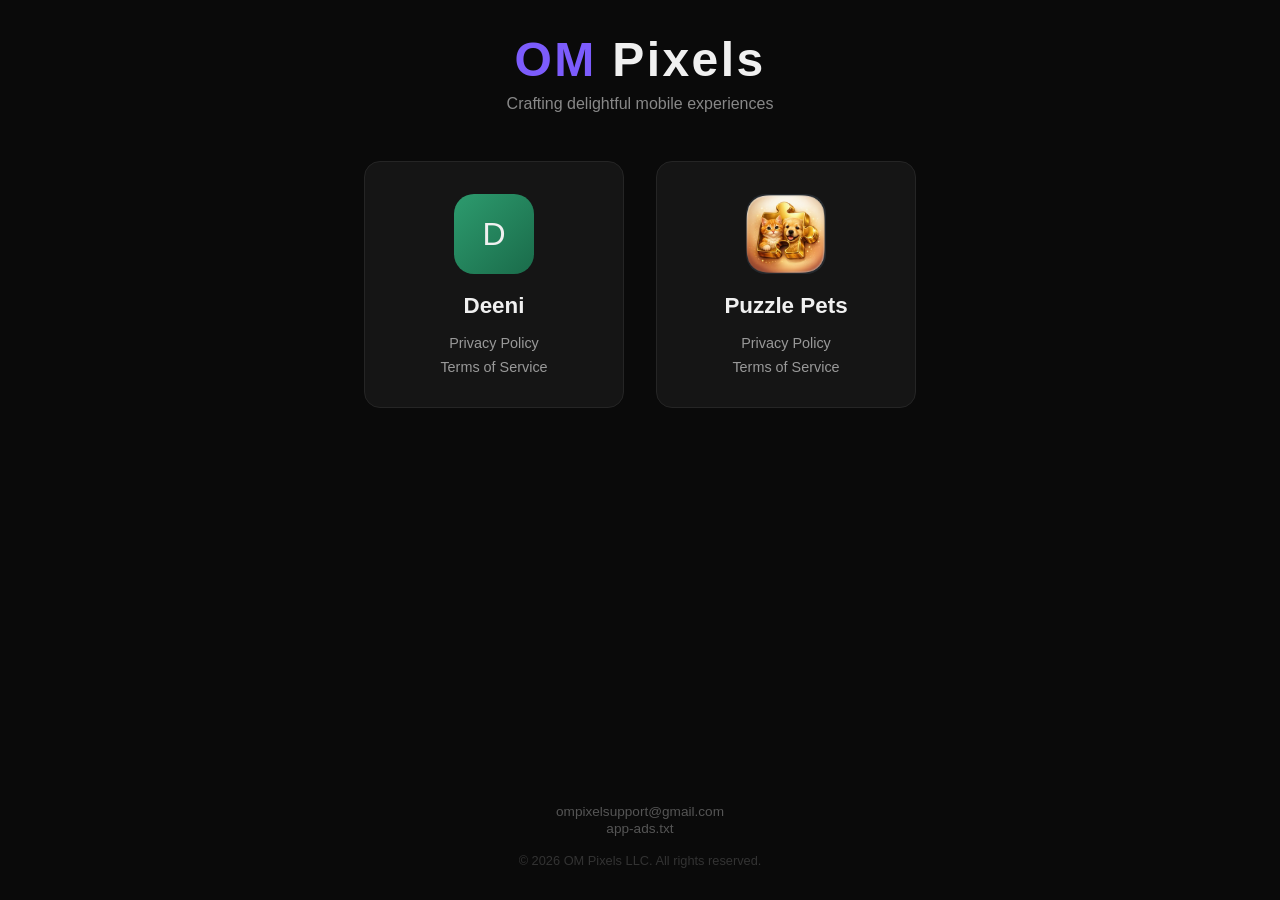
<file: index.html>
<!DOCTYPE html>
<html lang="en">
<head>
    <meta charset="UTF-8">
    <meta name="viewport" content="width=device-width, initial-scale=1.0">
    <title>OM Pixels</title>
    <style>
        * {
            margin: 0;
            padding: 0;
            box-sizing: border-box;
        }

        body {
            font-family: -apple-system, BlinkMacSystemFont, 'Segoe UI', Roboto, Helvetica, Arial, sans-serif;
            background: #0a0a0a;
            color: #f0f0f0;
            min-height: 100vh;
            display: flex;
            flex-direction: column;
            align-items: center;
            justify-content: center;
            padding: 2rem;
        }

        .logo {
            font-size: 3rem;
            font-weight: 700;
            letter-spacing: 0.05em;
            margin-bottom: 0.5rem;
        }

        .logo span {
            color: #7c5cfc;
        }

        .tagline {
            color: #888;
            font-size: 1rem;
            margin-bottom: 3rem;
        }

        .apps {
            display: flex;
            gap: 2rem;
            flex-wrap: wrap;
            justify-content: center;
            margin-bottom: 3rem;
        }

        .app-card {
            background: #151515;
            border: 1px solid #252525;
            border-radius: 16px;
            padding: 2rem;
            width: 260px;
            text-align: center;
            transition: border-color 0.2s, transform 0.2s;
        }

        .app-card:hover {
            border-color: #7c5cfc;
            transform: translateY(-4px);
        }

        .app-icon {
            width: 80px;
            height: 80px;
            border-radius: 20px;
            margin: 0 auto 1.2rem;
            display: flex;
            align-items: center;
            justify-content: center;
            font-size: 2rem;
        }

        .app-icon.deeni {
            background: linear-gradient(135deg, #2d9b6e, #1a6b4a);
        }

        .app-icon.puzzle-pets {
            background: none;
            padding: 0;
        }

        .app-icon.puzzle-pets img {
            width: 80px;
            height: 80px;
            border-radius: 20px;
            object-fit: cover;
            display: block;
        }

        .app-name {
            font-size: 1.4rem;
            font-weight: 600;
            margin-bottom: 1rem;
        }

        .app-links {
            display: flex;
            flex-direction: column;
            gap: 0.5rem;
        }

        .app-links a {
            color: #999;
            text-decoration: none;
            font-size: 0.9rem;
            transition: color 0.2s;
        }

        .app-links a:hover {
            color: #7c5cfc;
        }

        footer {
            margin-top: auto;
            padding-top: 2rem;
            text-align: center;
        }

        footer a {
            color: #555;
            text-decoration: none;
            font-size: 0.85rem;
            transition: color 0.2s;
        }

        footer a:hover {
            color: #7c5cfc;
        }

        .copyright {
            color: #333;
            font-size: 0.8rem;
            margin-top: 1rem;
        }
    </style>
</head>
<body>
    <div class="logo"><span>OM</span> Pixels</div>
    <p class="tagline">Crafting delightful mobile experiences</p>

    <div class="apps">
        <div class="app-card">
            <div class="app-icon deeni">D</div>
            <div class="app-name">Deeni</div>
            <div class="app-links">
                <a href="deeni/privacy.html">Privacy Policy</a>
                <a href="deeni/terms.html">Terms of Service</a>
            </div>
        </div>

        <div class="app-card">
            <div class="app-icon puzzle-pets"><img src="icon.png" alt="Puzzle Pets"></div>
            <div class="app-name">Puzzle Pets</div>
            <div class="app-links">
                <a href="puzzle-pets/privacy.html">Privacy Policy</a>
                <a href="puzzle-pets/terms.html">Terms of Service</a>
            </div>
        </div>
    </div>

    <footer>
        <p class="copyright">
            <a href="mailto:ompixelsupport@gmail.com">ompixelsupport@gmail.com</a>
        </p>
        <a href="app-ads.txt">app-ads.txt</a>
        <p class="copyright">&copy; 2026 OM Pixels LLC. All rights reserved.</p>
    </footer>
</body>
</html>
</file>
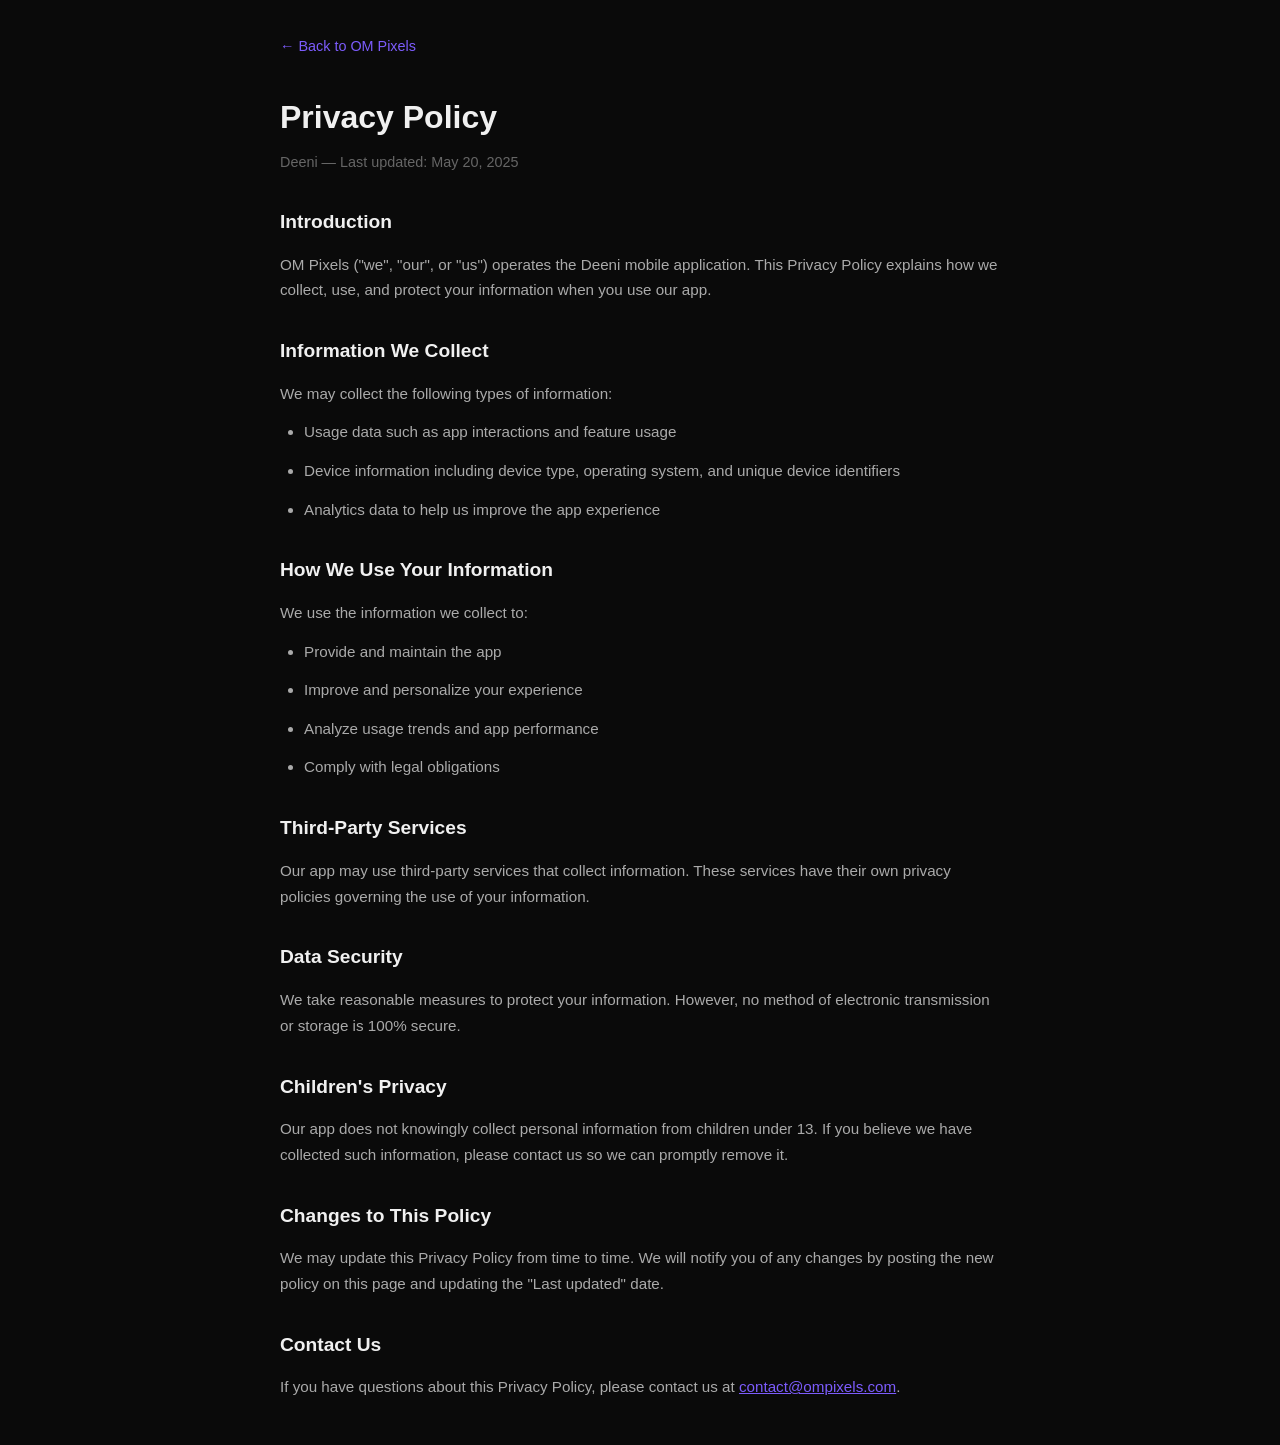
<file: deeni/privacy.html>
<!DOCTYPE html>
<html lang="en">
<head>
    <meta charset="UTF-8">
    <meta name="viewport" content="width=device-width, initial-scale=1.0">
    <title>Deeni - Privacy Policy | OM Pixels</title>
    <style>
        * { margin: 0; padding: 0; box-sizing: border-box; }
        body {
            font-family: -apple-system, BlinkMacSystemFont, 'Segoe UI', Roboto, Helvetica, Arial, sans-serif;
            background: #0a0a0a;
            color: #d0d0d0;
            min-height: 100vh;
            padding: 2rem;
            line-height: 1.7;
        }
        .container { max-width: 720px; margin: 0 auto; }
        .back { color: #7c5cfc; text-decoration: none; font-size: 0.9rem; display: inline-block; margin-bottom: 2rem; }
        .back:hover { text-decoration: underline; }
        h1 { font-size: 2rem; font-weight: 700; color: #f0f0f0; margin-bottom: 0.3rem; }
        .subtitle { color: #666; margin-bottom: 2rem; font-size: 0.9rem; }
        h2 { font-size: 1.2rem; color: #f0f0f0; margin: 2rem 0 0.8rem; }
        p, li { color: #aaa; font-size: 0.95rem; margin-bottom: 0.8rem; }
        ul { padding-left: 1.5rem; }
        a { color: #7c5cfc; }
    </style>
</head>
<body>
    <div class="container">
        <a href="../index.html" class="back">&larr; Back to OM Pixels</a>
        <h1>Privacy Policy</h1>
        <p class="subtitle">Deeni &mdash; Last updated: May 20, 2025</p>

        <h2>Introduction</h2>
        <p>OM Pixels ("we", "our", or "us") operates the Deeni mobile application. This Privacy Policy explains how we collect, use, and protect your information when you use our app.</p>

        <h2>Information We Collect</h2>
        <p>We may collect the following types of information:</p>
        <ul>
            <li>Usage data such as app interactions and feature usage</li>
            <li>Device information including device type, operating system, and unique device identifiers</li>
            <li>Analytics data to help us improve the app experience</li>
        </ul>

        <h2>How We Use Your Information</h2>
        <p>We use the information we collect to:</p>
        <ul>
            <li>Provide and maintain the app</li>
            <li>Improve and personalize your experience</li>
            <li>Analyze usage trends and app performance</li>
            <li>Comply with legal obligations</li>
        </ul>

        <h2>Third-Party Services</h2>
        <p>Our app may use third-party services that collect information. These services have their own privacy policies governing the use of your information.</p>

        <h2>Data Security</h2>
        <p>We take reasonable measures to protect your information. However, no method of electronic transmission or storage is 100% secure.</p>

        <h2>Children's Privacy</h2>
        <p>Our app does not knowingly collect personal information from children under 13. If you believe we have collected such information, please contact us so we can promptly remove it.</p>

        <h2>Changes to This Policy</h2>
        <p>We may update this Privacy Policy from time to time. We will notify you of any changes by posting the new policy on this page and updating the "Last updated" date.</p>

        <h2>Contact Us</h2>
        <p>If you have questions about this Privacy Policy, please contact us at <a href="mailto:contact@ompixels.com">contact@ompixels.com</a>.</p>
    </div>
</body>
</html>
</file>
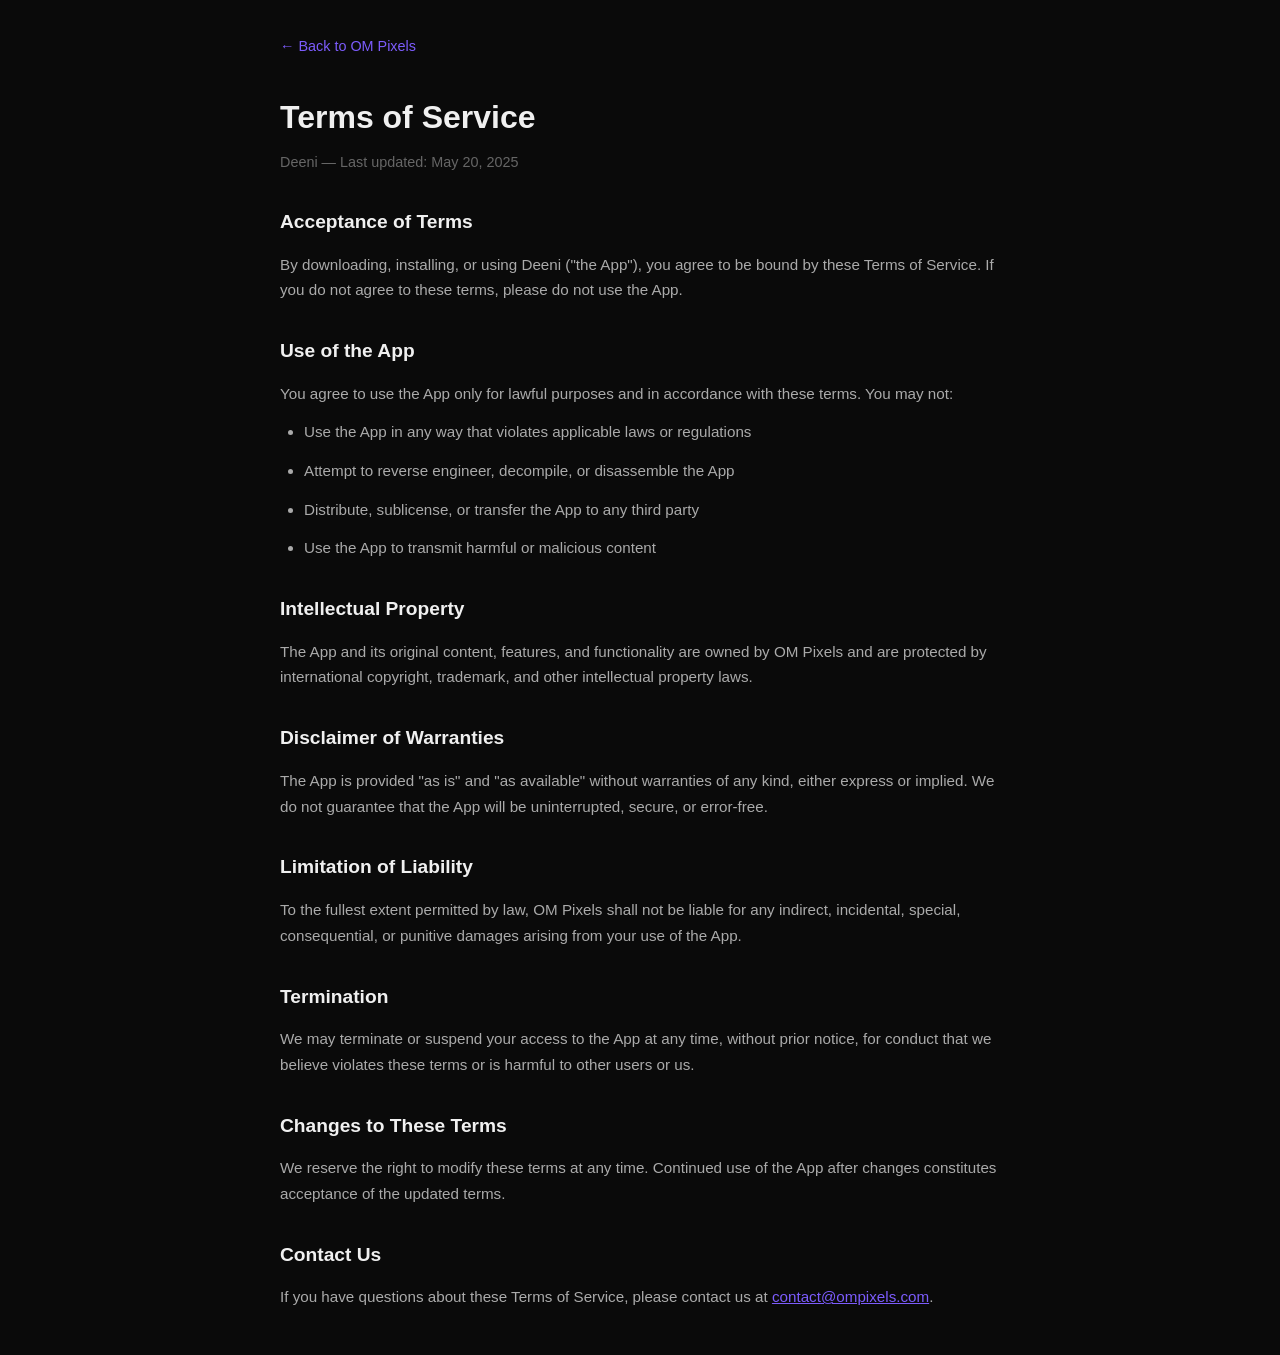
<file: deeni/terms.html>
<!DOCTYPE html>
<html lang="en">
<head>
    <meta charset="UTF-8">
    <meta name="viewport" content="width=device-width, initial-scale=1.0">
    <title>Deeni - Terms of Service | OM Pixels</title>
    <style>
        * { margin: 0; padding: 0; box-sizing: border-box; }
        body {
            font-family: -apple-system, BlinkMacSystemFont, 'Segoe UI', Roboto, Helvetica, Arial, sans-serif;
            background: #0a0a0a;
            color: #d0d0d0;
            min-height: 100vh;
            padding: 2rem;
            line-height: 1.7;
        }
        .container { max-width: 720px; margin: 0 auto; }
        .back { color: #7c5cfc; text-decoration: none; font-size: 0.9rem; display: inline-block; margin-bottom: 2rem; }
        .back:hover { text-decoration: underline; }
        h1 { font-size: 2rem; font-weight: 700; color: #f0f0f0; margin-bottom: 0.3rem; }
        .subtitle { color: #666; margin-bottom: 2rem; font-size: 0.9rem; }
        h2 { font-size: 1.2rem; color: #f0f0f0; margin: 2rem 0 0.8rem; }
        p, li { color: #aaa; font-size: 0.95rem; margin-bottom: 0.8rem; }
        ul { padding-left: 1.5rem; }
        a { color: #7c5cfc; }
    </style>
</head>
<body>
    <div class="container">
        <a href="../index.html" class="back">&larr; Back to OM Pixels</a>
        <h1>Terms of Service</h1>
        <p class="subtitle">Deeni &mdash; Last updated: May 20, 2025</p>

        <h2>Acceptance of Terms</h2>
        <p>By downloading, installing, or using Deeni ("the App"), you agree to be bound by these Terms of Service. If you do not agree to these terms, please do not use the App.</p>

        <h2>Use of the App</h2>
        <p>You agree to use the App only for lawful purposes and in accordance with these terms. You may not:</p>
        <ul>
            <li>Use the App in any way that violates applicable laws or regulations</li>
            <li>Attempt to reverse engineer, decompile, or disassemble the App</li>
            <li>Distribute, sublicense, or transfer the App to any third party</li>
            <li>Use the App to transmit harmful or malicious content</li>
        </ul>

        <h2>Intellectual Property</h2>
        <p>The App and its original content, features, and functionality are owned by OM Pixels and are protected by international copyright, trademark, and other intellectual property laws.</p>

        <h2>Disclaimer of Warranties</h2>
        <p>The App is provided "as is" and "as available" without warranties of any kind, either express or implied. We do not guarantee that the App will be uninterrupted, secure, or error-free.</p>

        <h2>Limitation of Liability</h2>
        <p>To the fullest extent permitted by law, OM Pixels shall not be liable for any indirect, incidental, special, consequential, or punitive damages arising from your use of the App.</p>

        <h2>Termination</h2>
        <p>We may terminate or suspend your access to the App at any time, without prior notice, for conduct that we believe violates these terms or is harmful to other users or us.</p>

        <h2>Changes to These Terms</h2>
        <p>We reserve the right to modify these terms at any time. Continued use of the App after changes constitutes acceptance of the updated terms.</p>

        <h2>Contact Us</h2>
        <p>If you have questions about these Terms of Service, please contact us at <a href="mailto:contact@ompixels.com">contact@ompixels.com</a>.</p>
    </div>
</body>
</html>
</file>
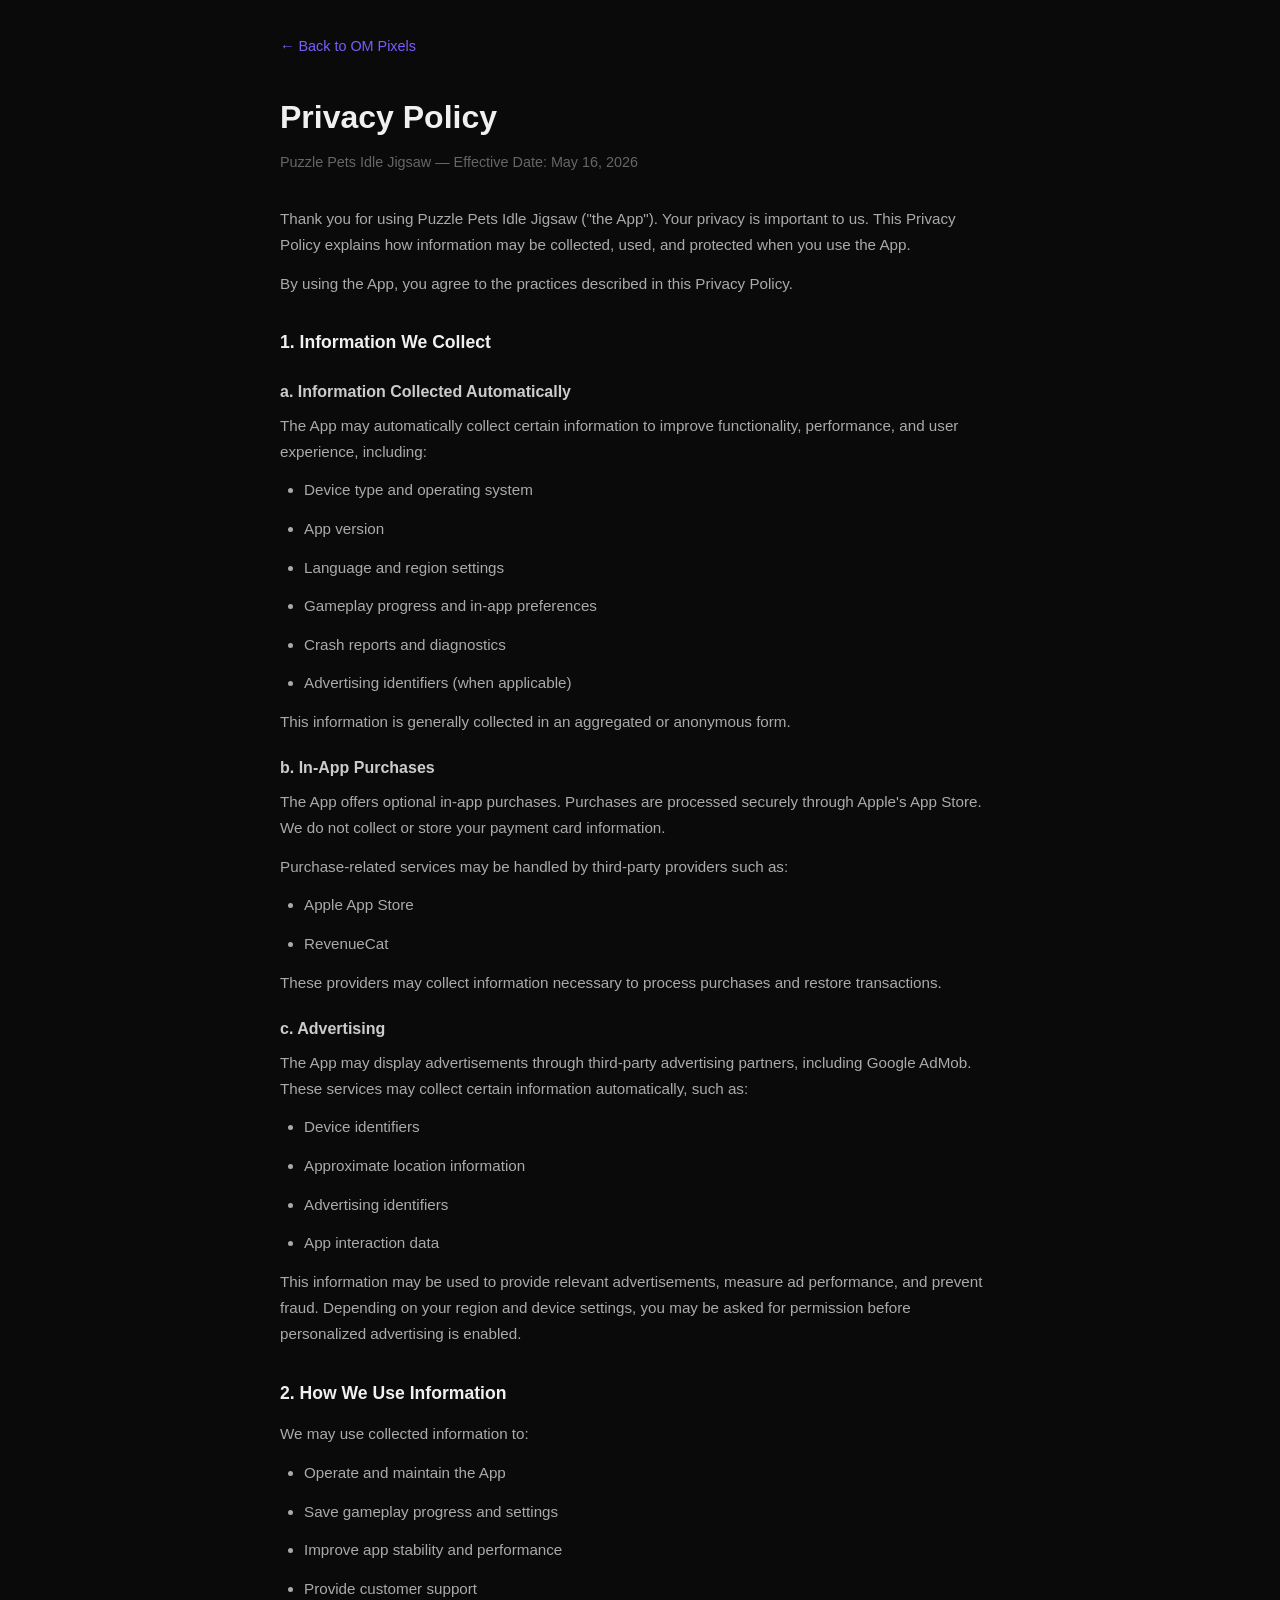
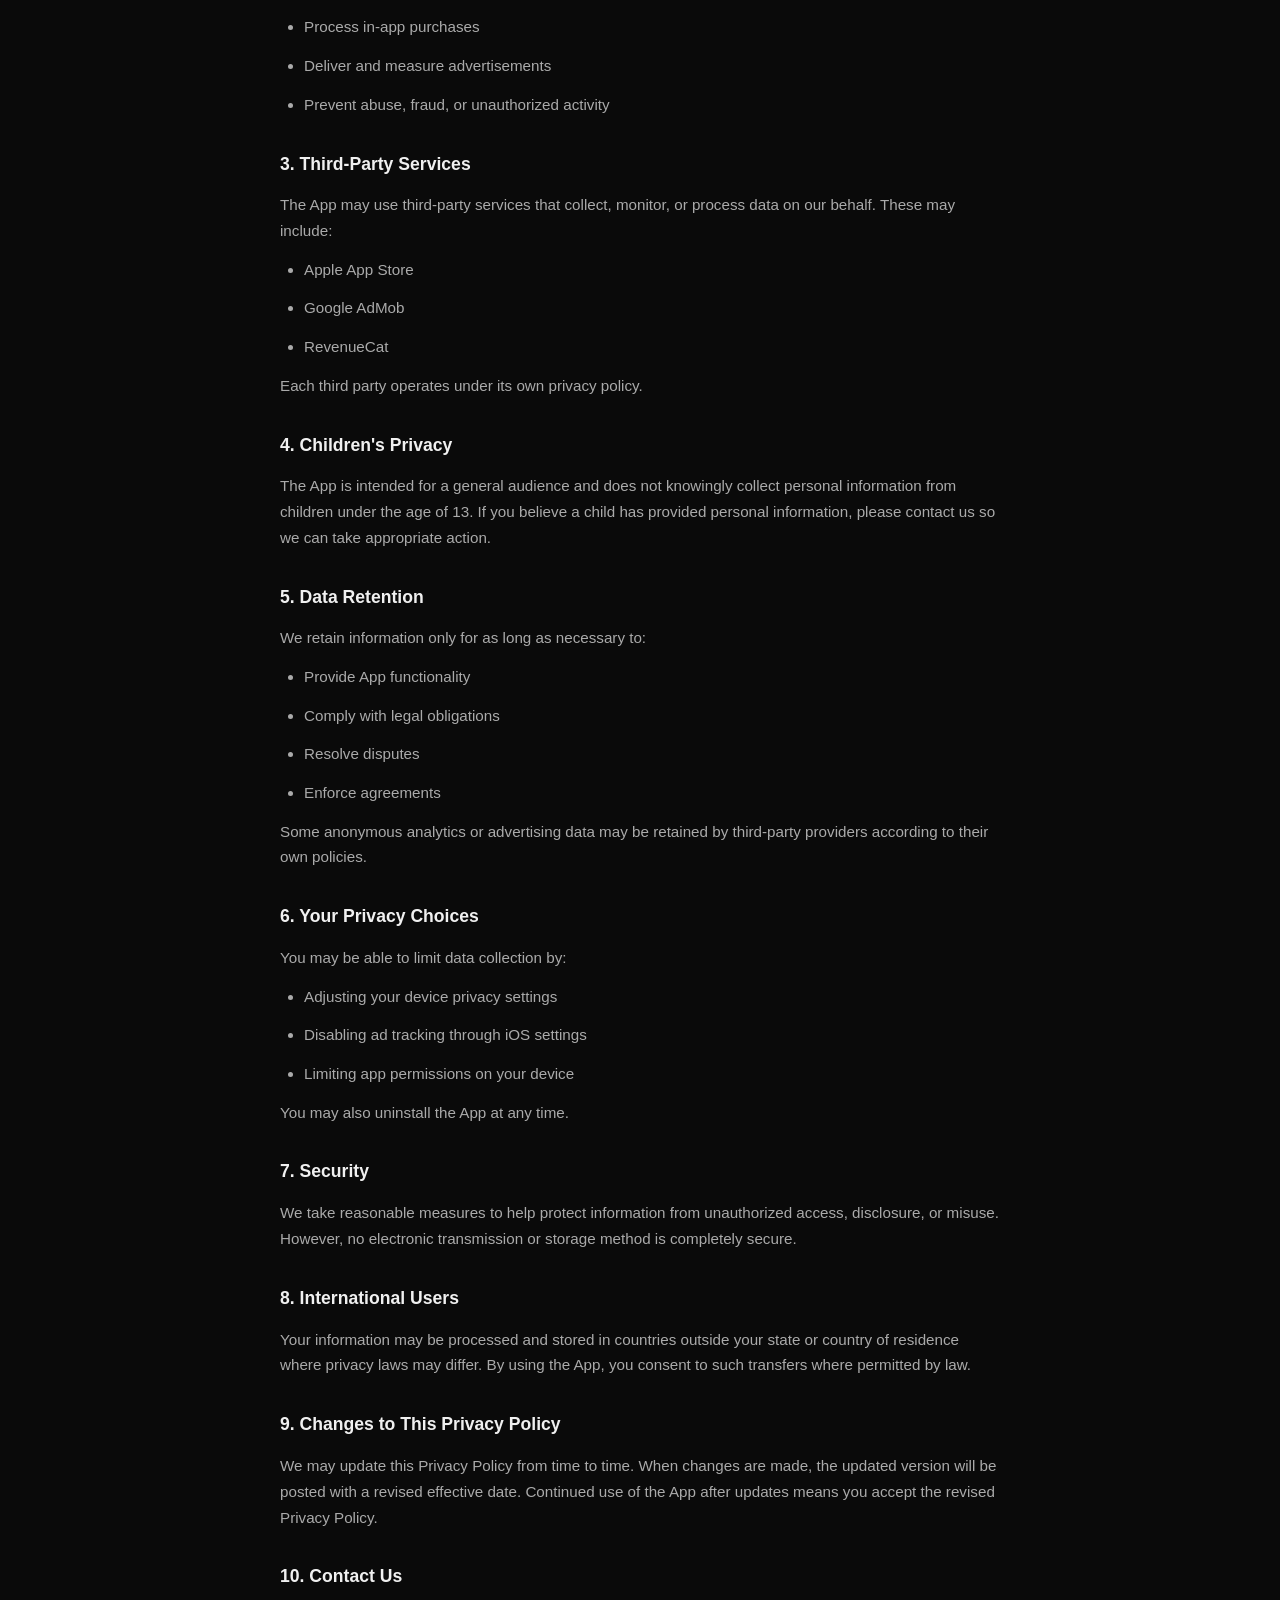
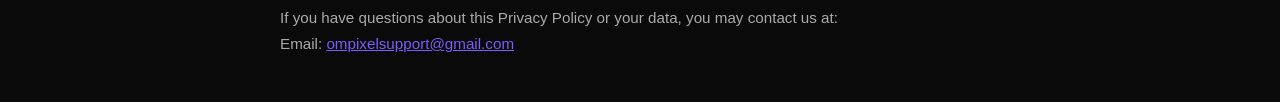
<file: puzzle-pets/privacy.html>
<!DOCTYPE html>
<html lang="en">
<head>
    <meta charset="UTF-8">
    <meta name="viewport" content="width=device-width, initial-scale=1.0">
    <title>Puzzle Pets - Privacy Policy | OM Pixels</title>
    <style>
        * { margin: 0; padding: 0; box-sizing: border-box; }
        body {
            font-family: -apple-system, BlinkMacSystemFont, 'Segoe UI', Roboto, Helvetica, Arial, sans-serif;
            background: #0a0a0a;
            color: #d0d0d0;
            min-height: 100vh;
            padding: 2rem;
            line-height: 1.7;
        }
        .container { max-width: 720px; margin: 0 auto; }
        .back { color: #7c5cfc; text-decoration: none; font-size: 0.9rem; display: inline-block; margin-bottom: 2rem; }
        .back:hover { text-decoration: underline; }
        h1 { font-size: 2rem; font-weight: 700; color: #f0f0f0; margin-bottom: 0.3rem; }
        .subtitle { color: #666; margin-bottom: 2rem; font-size: 0.9rem; }
        h2 { font-size: 1.1rem; color: #f0f0f0; margin: 2rem 0 0.8rem; }
        h3 { font-size: 1rem; color: #ccc; margin: 1.2rem 0 0.5rem; }
        p, li { color: #aaa; font-size: 0.95rem; margin-bottom: 0.8rem; }
        ul { padding-left: 1.5rem; margin-bottom: 0.8rem; }
        a { color: #7c5cfc; }
    </style>
</head>
<body>
    <div class="container">
        <a href="../index.html" class="back">&larr; Back to OM Pixels</a>
        <h1>Privacy Policy</h1>
        <p class="subtitle">Puzzle Pets Idle Jigsaw &mdash; Effective Date: May 16, 2026</p>

        <p>Thank you for using Puzzle Pets Idle Jigsaw ("the App"). Your privacy is important to us. This Privacy Policy explains how information may be collected, used, and protected when you use the App.</p>
        <p>By using the App, you agree to the practices described in this Privacy Policy.</p>

        <h2>1. Information We Collect</h2>

        <h3>a. Information Collected Automatically</h3>
        <p>The App may automatically collect certain information to improve functionality, performance, and user experience, including:</p>
        <ul>
            <li>Device type and operating system</li>
            <li>App version</li>
            <li>Language and region settings</li>
            <li>Gameplay progress and in-app preferences</li>
            <li>Crash reports and diagnostics</li>
            <li>Advertising identifiers (when applicable)</li>
        </ul>
        <p>This information is generally collected in an aggregated or anonymous form.</p>

        <h3>b. In-App Purchases</h3>
        <p>The App offers optional in-app purchases. Purchases are processed securely through Apple's App Store. We do not collect or store your payment card information.</p>
        <p>Purchase-related services may be handled by third-party providers such as:</p>
        <ul>
            <li>Apple App Store</li>
            <li>RevenueCat</li>
        </ul>
        <p>These providers may collect information necessary to process purchases and restore transactions.</p>

        <h3>c. Advertising</h3>
        <p>The App may display advertisements through third-party advertising partners, including Google AdMob. These services may collect certain information automatically, such as:</p>
        <ul>
            <li>Device identifiers</li>
            <li>Approximate location information</li>
            <li>Advertising identifiers</li>
            <li>App interaction data</li>
        </ul>
        <p>This information may be used to provide relevant advertisements, measure ad performance, and prevent fraud. Depending on your region and device settings, you may be asked for permission before personalized advertising is enabled.</p>

        <h2>2. How We Use Information</h2>
        <p>We may use collected information to:</p>
        <ul>
            <li>Operate and maintain the App</li>
            <li>Save gameplay progress and settings</li>
            <li>Improve app stability and performance</li>
            <li>Provide customer support</li>
            <li>Process in-app purchases</li>
            <li>Deliver and measure advertisements</li>
            <li>Prevent abuse, fraud, or unauthorized activity</li>
        </ul>

        <h2>3. Third-Party Services</h2>
        <p>The App may use third-party services that collect, monitor, or process data on our behalf. These may include:</p>
        <ul>
            <li>Apple App Store</li>
            <li>Google AdMob</li>
            <li>RevenueCat</li>
        </ul>
        <p>Each third party operates under its own privacy policy.</p>

        <h2>4. Children's Privacy</h2>
        <p>The App is intended for a general audience and does not knowingly collect personal information from children under the age of 13. If you believe a child has provided personal information, please contact us so we can take appropriate action.</p>

        <h2>5. Data Retention</h2>
        <p>We retain information only for as long as necessary to:</p>
        <ul>
            <li>Provide App functionality</li>
            <li>Comply with legal obligations</li>
            <li>Resolve disputes</li>
            <li>Enforce agreements</li>
        </ul>
        <p>Some anonymous analytics or advertising data may be retained by third-party providers according to their own policies.</p>

        <h2>6. Your Privacy Choices</h2>
        <p>You may be able to limit data collection by:</p>
        <ul>
            <li>Adjusting your device privacy settings</li>
            <li>Disabling ad tracking through iOS settings</li>
            <li>Limiting app permissions on your device</li>
        </ul>
        <p>You may also uninstall the App at any time.</p>

        <h2>7. Security</h2>
        <p>We take reasonable measures to help protect information from unauthorized access, disclosure, or misuse. However, no electronic transmission or storage method is completely secure.</p>

        <h2>8. International Users</h2>
        <p>Your information may be processed and stored in countries outside your state or country of residence where privacy laws may differ. By using the App, you consent to such transfers where permitted by law.</p>

        <h2>9. Changes to This Privacy Policy</h2>
        <p>We may update this Privacy Policy from time to time. When changes are made, the updated version will be posted with a revised effective date. Continued use of the App after updates means you accept the revised Privacy Policy.</p>

        <h2>10. Contact Us</h2>
        <p>If you have questions about this Privacy Policy or your data, you may contact us at:<br>
        Email: <a href="mailto:ompixelsupport@gmail.com">ompixelsupport@gmail.com</a></p>
    </div>
</body>
</html>
</file>
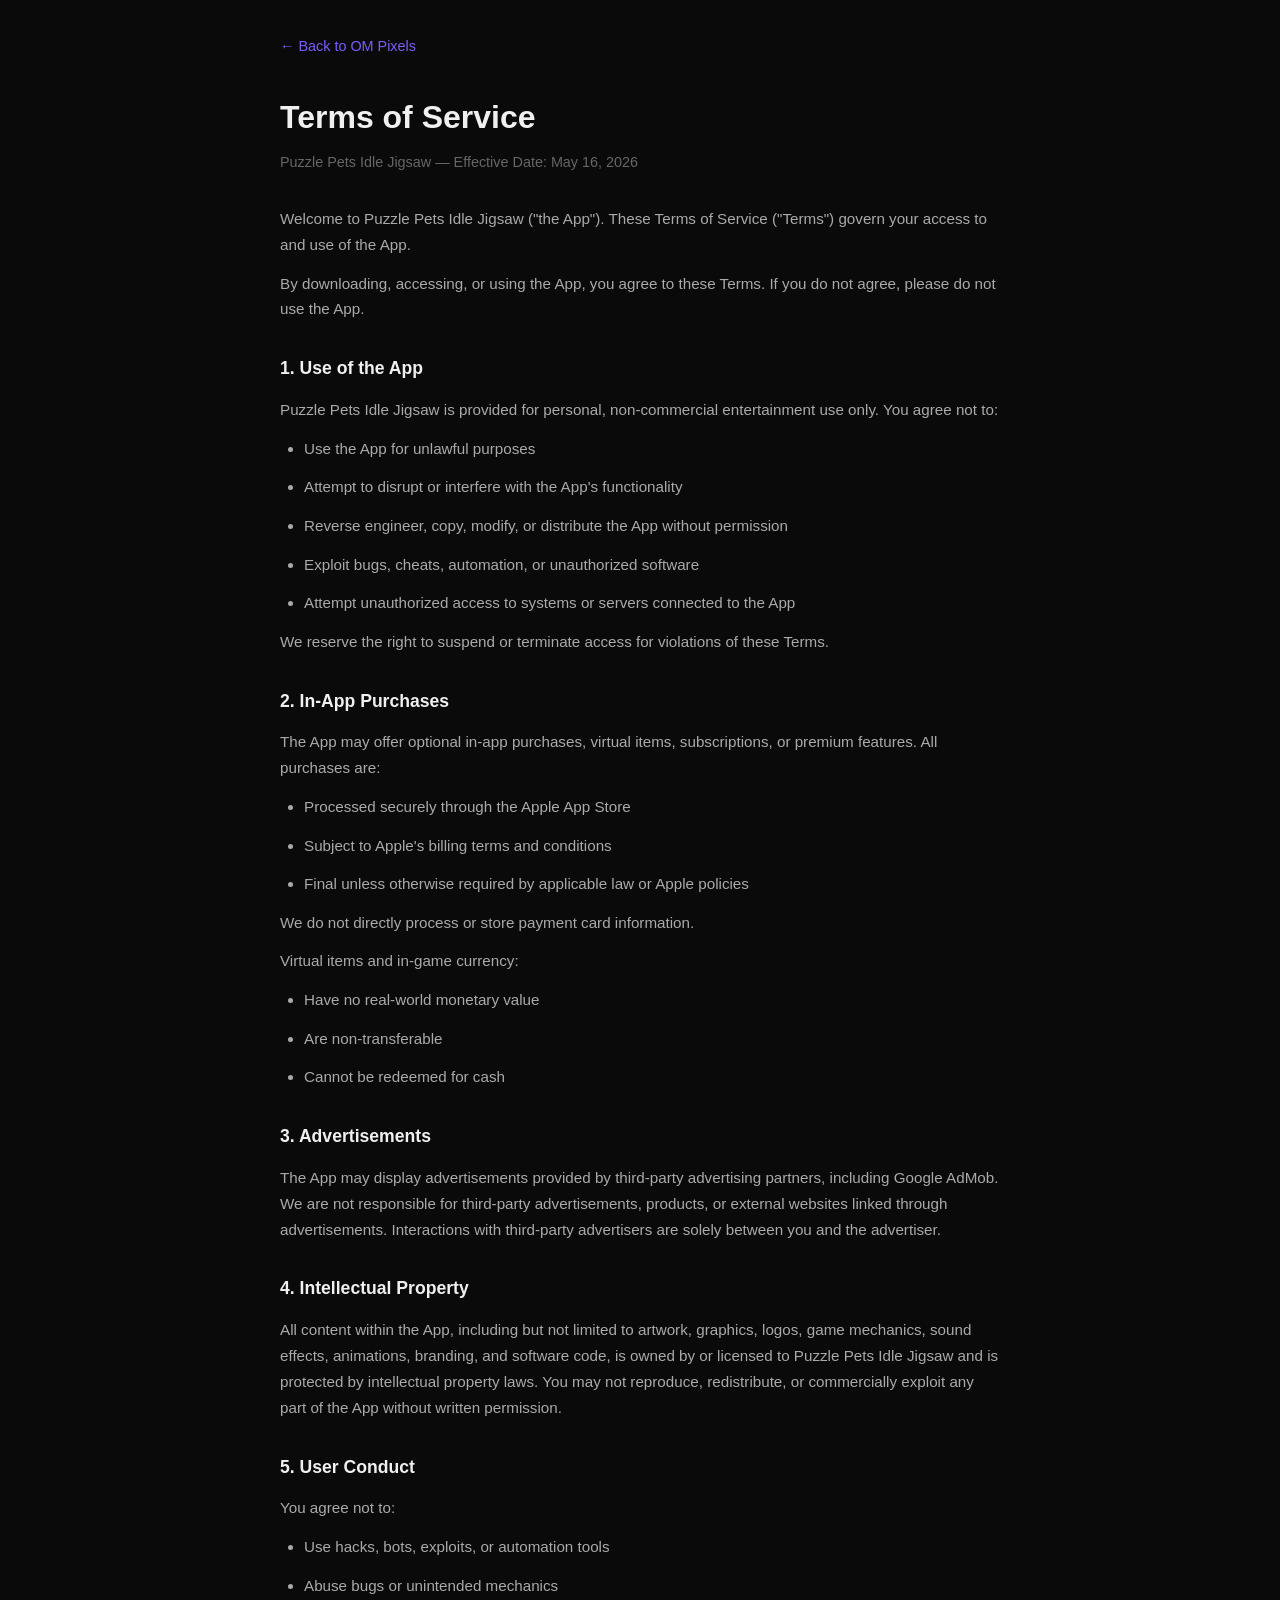
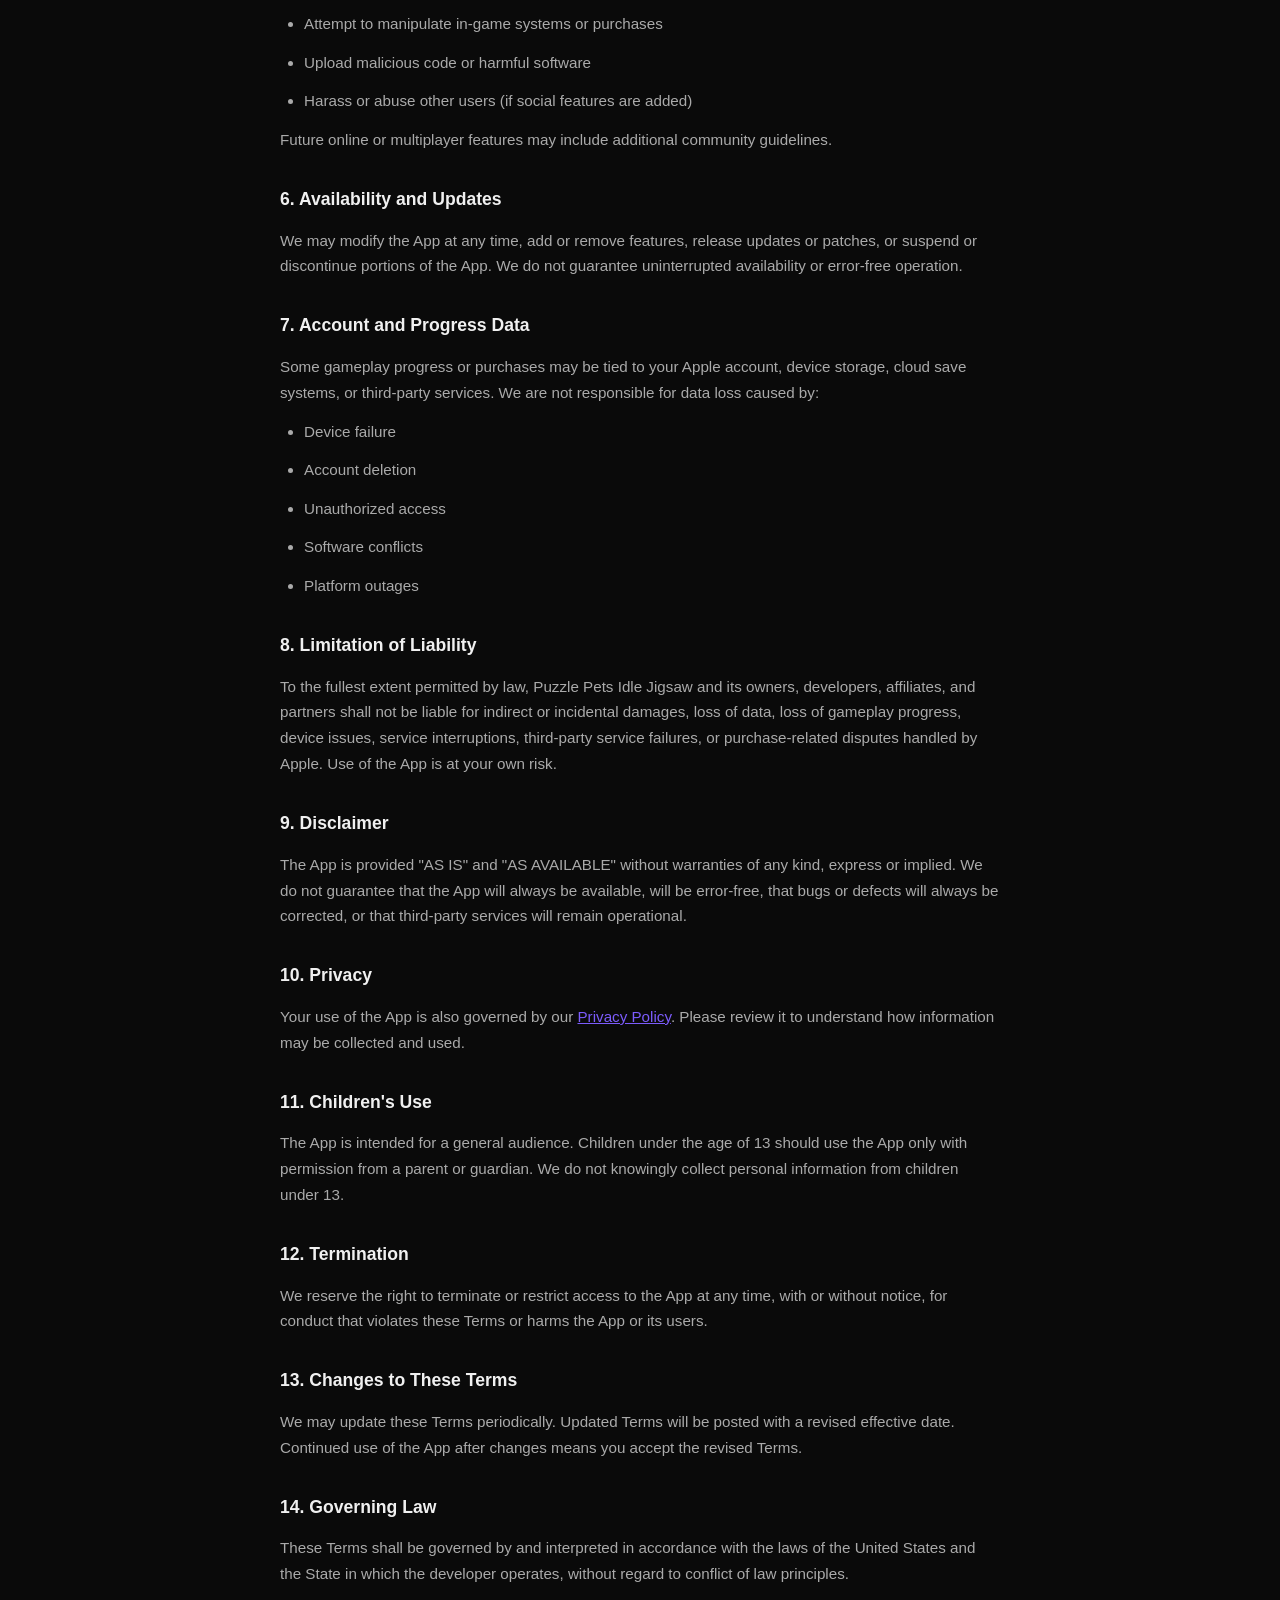
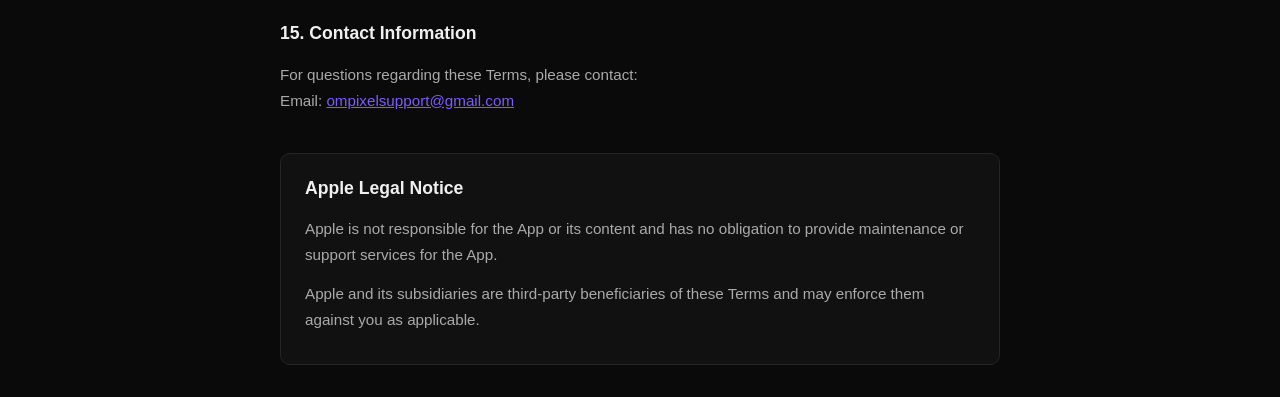
<file: puzzle-pets/terms.html>
<!DOCTYPE html>
<html lang="en">
<head>
    <meta charset="UTF-8">
    <meta name="viewport" content="width=device-width, initial-scale=1.0">
    <title>Puzzle Pets - Terms of Service | OM Pixels</title>
    <style>
        * { margin: 0; padding: 0; box-sizing: border-box; }
        body {
            font-family: -apple-system, BlinkMacSystemFont, 'Segoe UI', Roboto, Helvetica, Arial, sans-serif;
            background: #0a0a0a;
            color: #d0d0d0;
            min-height: 100vh;
            padding: 2rem;
            line-height: 1.7;
        }
        .container { max-width: 720px; margin: 0 auto; }
        .back { color: #7c5cfc; text-decoration: none; font-size: 0.9rem; display: inline-block; margin-bottom: 2rem; }
        .back:hover { text-decoration: underline; }
        h1 { font-size: 2rem; font-weight: 700; color: #f0f0f0; margin-bottom: 0.3rem; }
        .subtitle { color: #666; margin-bottom: 2rem; font-size: 0.9rem; }
        h2 { font-size: 1.1rem; color: #f0f0f0; margin: 2rem 0 0.8rem; }
        p, li { color: #aaa; font-size: 0.95rem; margin-bottom: 0.8rem; }
        ul { padding-left: 1.5rem; margin-bottom: 0.8rem; }
        a { color: #7c5cfc; }
        .apple-notice {
            margin-top: 2.5rem;
            padding: 1.2rem 1.5rem;
            border: 1px solid #252525;
            border-radius: 10px;
            background: #111;
        }
        .apple-notice h2 { margin-top: 0; }
    </style>
</head>
<body>
    <div class="container">
        <a href="../index.html" class="back">&larr; Back to OM Pixels</a>
        <h1>Terms of Service</h1>
        <p class="subtitle">Puzzle Pets Idle Jigsaw &mdash; Effective Date: May 16, 2026</p>

        <p>Welcome to Puzzle Pets Idle Jigsaw ("the App"). These Terms of Service ("Terms") govern your access to and use of the App.</p>
        <p>By downloading, accessing, or using the App, you agree to these Terms. If you do not agree, please do not use the App.</p>

        <h2>1. Use of the App</h2>
        <p>Puzzle Pets Idle Jigsaw is provided for personal, non-commercial entertainment use only. You agree not to:</p>
        <ul>
            <li>Use the App for unlawful purposes</li>
            <li>Attempt to disrupt or interfere with the App's functionality</li>
            <li>Reverse engineer, copy, modify, or distribute the App without permission</li>
            <li>Exploit bugs, cheats, automation, or unauthorized software</li>
            <li>Attempt unauthorized access to systems or servers connected to the App</li>
        </ul>
        <p>We reserve the right to suspend or terminate access for violations of these Terms.</p>

        <h2>2. In-App Purchases</h2>
        <p>The App may offer optional in-app purchases, virtual items, subscriptions, or premium features. All purchases are:</p>
        <ul>
            <li>Processed securely through the Apple App Store</li>
            <li>Subject to Apple's billing terms and conditions</li>
            <li>Final unless otherwise required by applicable law or Apple policies</li>
        </ul>
        <p>We do not directly process or store payment card information.</p>
        <p>Virtual items and in-game currency:</p>
        <ul>
            <li>Have no real-world monetary value</li>
            <li>Are non-transferable</li>
            <li>Cannot be redeemed for cash</li>
        </ul>

        <h2>3. Advertisements</h2>
        <p>The App may display advertisements provided by third-party advertising partners, including Google AdMob. We are not responsible for third-party advertisements, products, or external websites linked through advertisements. Interactions with third-party advertisers are solely between you and the advertiser.</p>

        <h2>4. Intellectual Property</h2>
        <p>All content within the App, including but not limited to artwork, graphics, logos, game mechanics, sound effects, animations, branding, and software code, is owned by or licensed to Puzzle Pets Idle Jigsaw and is protected by intellectual property laws. You may not reproduce, redistribute, or commercially exploit any part of the App without written permission.</p>

        <h2>5. User Conduct</h2>
        <p>You agree not to:</p>
        <ul>
            <li>Use hacks, bots, exploits, or automation tools</li>
            <li>Abuse bugs or unintended mechanics</li>
            <li>Attempt to manipulate in-game systems or purchases</li>
            <li>Upload malicious code or harmful software</li>
            <li>Harass or abuse other users (if social features are added)</li>
        </ul>
        <p>Future online or multiplayer features may include additional community guidelines.</p>

        <h2>6. Availability and Updates</h2>
        <p>We may modify the App at any time, add or remove features, release updates or patches, or suspend or discontinue portions of the App. We do not guarantee uninterrupted availability or error-free operation.</p>

        <h2>7. Account and Progress Data</h2>
        <p>Some gameplay progress or purchases may be tied to your Apple account, device storage, cloud save systems, or third-party services. We are not responsible for data loss caused by:</p>
        <ul>
            <li>Device failure</li>
            <li>Account deletion</li>
            <li>Unauthorized access</li>
            <li>Software conflicts</li>
            <li>Platform outages</li>
        </ul>

        <h2>8. Limitation of Liability</h2>
        <p>To the fullest extent permitted by law, Puzzle Pets Idle Jigsaw and its owners, developers, affiliates, and partners shall not be liable for indirect or incidental damages, loss of data, loss of gameplay progress, device issues, service interruptions, third-party service failures, or purchase-related disputes handled by Apple. Use of the App is at your own risk.</p>

        <h2>9. Disclaimer</h2>
        <p>The App is provided "AS IS" and "AS AVAILABLE" without warranties of any kind, express or implied. We do not guarantee that the App will always be available, will be error-free, that bugs or defects will always be corrected, or that third-party services will remain operational.</p>

        <h2>10. Privacy</h2>
        <p>Your use of the App is also governed by our <a href="privacy.html">Privacy Policy</a>. Please review it to understand how information may be collected and used.</p>

        <h2>11. Children's Use</h2>
        <p>The App is intended for a general audience. Children under the age of 13 should use the App only with permission from a parent or guardian. We do not knowingly collect personal information from children under 13.</p>

        <h2>12. Termination</h2>
        <p>We reserve the right to terminate or restrict access to the App at any time, with or without notice, for conduct that violates these Terms or harms the App or its users.</p>

        <h2>13. Changes to These Terms</h2>
        <p>We may update these Terms periodically. Updated Terms will be posted with a revised effective date. Continued use of the App after changes means you accept the revised Terms.</p>

        <h2>14. Governing Law</h2>
        <p>These Terms shall be governed by and interpreted in accordance with the laws of the United States and the State in which the developer operates, without regard to conflict of law principles.</p>

        <h2>15. Contact Information</h2>
        <p>For questions regarding these Terms, please contact:<br>
        Email: <a href="mailto:ompixelsupport@gmail.com">ompixelsupport@gmail.com</a></p>

        <div class="apple-notice">
            <h2>Apple Legal Notice</h2>
            <p>Apple is not responsible for the App or its content and has no obligation to provide maintenance or support services for the App.</p>
            <p>Apple and its subsidiaries are third-party beneficiaries of these Terms and may enforce them against you as applicable.</p>
        </div>
    </div>
</body>
</html>
</file>
